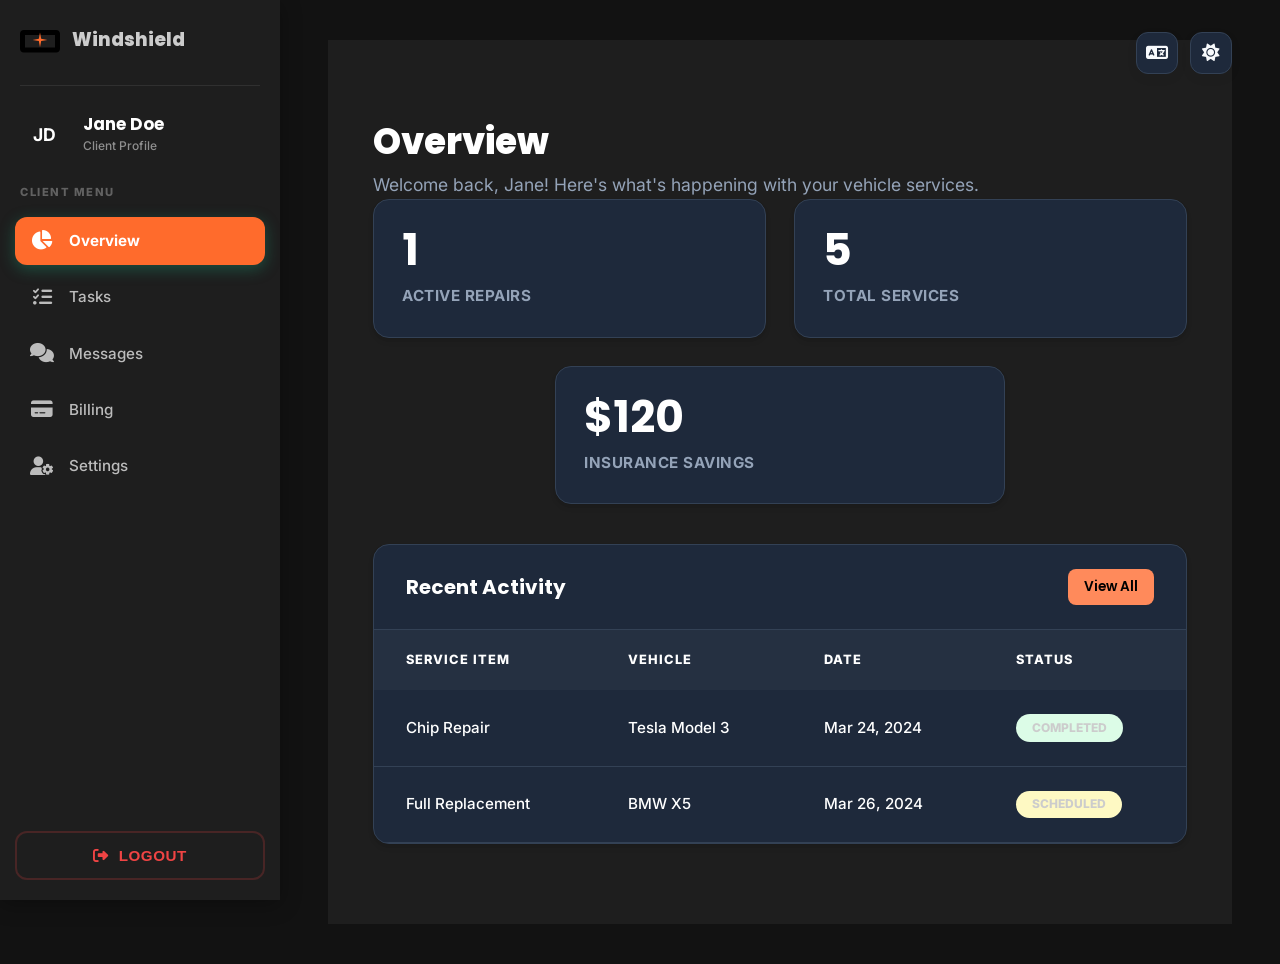
<file: dashboard.html>
<!DOCTYPE html>
<html lang="en">

<head>
    <meta charset="UTF-8">
    <meta name="viewport" content="width=device-width, initial-scale=1.0">
    <title>Client Dashboard | Mobile Windshield Repair</title>
    <link rel="icon" type="image/svg+xml" href="assets/images/logo/logo.svg">
    <link rel="preconnect" href="https://fonts.googleapis.com">
    <link
        href="https://fonts.googleapis.com/css2?family=Poppins:wght@400;600;700;800&family=Inter:wght@400;500;600&display=swap"
        rel="stylesheet">
    <link rel="stylesheet" href="https://cdnjs.cloudflare.com/ajax/libs/font-awesome/6.5.0/css/all.min.css">
    <link rel="stylesheet" href="assets/css/dark-mode.css">
    <link rel="stylesheet" href="assets/css/rtl.css">
    <link rel="stylesheet" href="assets/css/responsive.css">
    <link rel="stylesheet" href="assets/css/style.css">
    <style>
        :root {
            --sidebar-width: 280px;
            --dashboard-bg: #f8fafc;
            --sidebar-bg: #1e293b;
            --sidebar-hover: rgba(255, 255, 255, 0.1);
            --sidebar-active: var(--accent);
            --card-bg: #ffffff;
            --border: #e2e8f0;
            --text-main: #1e293b;
            --text-muted: #64748b;
        }

        body.dark-mode {
            --dashboard-bg: #0f172a;
            --sidebar-bg: #020617;
            --card-bg: #1e293b;
            --border: #334155;
            --text-main: #f8fafc;
            --text-muted: #94a3b8;
        }

        body {
            background-color: var(--dashboard-bg);
            margin: 0;
            display: flex;
            min-height: 100vh;
            overflow-x: hidden;
            font-family: 'Inter', sans-serif;
            color: var(--text-main);
        }

        /* Sidebar Styling */
        /* Sidebar Styling */
        .dashboard-sidebar {
            width: var(--sidebar-width);
            background: var(--sidebar-bg);
            height: 100vh;
            position: fixed;
            left: 0;
            top: 0;
            display: flex;
            flex-direction: column;
            justify-content: space-between;
            color: white;
            transition: transform 0.4s cubic-bezier(0.4, 0, 0.2, 1);
            z-index: 1100;
            overflow-y: auto;
            max-height: 100vh;
            box-shadow: 4px 0 10px rgba(0, 0, 0, 0.1);
            padding: 20px 0;
            box-sizing: border-box;
        }



        .sidebar-content-top {
            display: flex;
            flex-direction: column;
            gap: 25px;
            width: 100%;
        }

        .sidebar-brand {
            padding: 0 20px;
            display: flex;
            align-items: center;
            gap: 12px;
        }

        .sidebar-brand img {
            width: 40px;
            height: 40px;
        }

        .sidebar-brand span {
            font-size: 1.15rem;
            font-weight: 800;
            line-height: 1.2;
            font-family: 'Poppins', sans-serif;
        }

        .sidebar-divider {
            border: 0;
            border-top: 1px solid rgba(255, 255, 255, 0.08);
            margin: 0 20px;
        }

        /* Profile Section */
        .sidebar-profile {
            padding: 0 20px;
            display: flex;
            align-items: center;
            gap: 15px;
        }

        .avatar {
            width: 48px;
            height: 48px;
            background: linear-gradient(135deg, var(--accent), var(--secondary));
            border-radius: 50%;
            display: flex;
            align-items: center;
            justify-content: center;
            font-weight: 700;
            font-size: 1.1rem;
            color: white;
            flex-shrink: 0;
        }

        .profile-info h4 {
            margin: 0;
            font-size: 1.05rem;
            font-weight: 700;
            font-family: 'Poppins', sans-serif;
        }

        .profile-info p {
            margin: 2px 0 0;
            font-size: 0.75rem;
            color: rgba(255, 255, 255, 0.5);
            font-weight: 500;
        }

        /* Menu Section */
        .menu-label {
            padding: 0 20px;
            font-size: 0.7rem;
            text-transform: uppercase;
            letter-spacing: 1.5px;
            color: rgba(255, 255, 255, 0.3);
            font-weight: 800;
            margin-bottom: -10px;
        }

        .sidebar-menu {
            list-style: none;
            padding: 0 15px;
            margin: 0;
            display: flex;
            flex-direction: column;
            gap: 8px;
        }

        .sidebar-menu a {
            display: flex;
            align-items: center;
            gap: 15px;
            padding: 12px 15px;
            border-radius: 12px;
            color: rgba(255, 255, 255, 0.7);
            text-decoration: none;
            transition: all 0.3s ease;
            cursor: pointer;
            font-weight: 500;
            font-size: 0.95rem;
        }

        .sidebar-menu a i {
            font-size: 1.2rem;
            width: 24px;
            text-align: center;
            display: flex;
            align-items: center;
            justify-content: center;
        }

        .sidebar-menu a:hover {
            background: var(--sidebar-hover);
            color: white;
        }

        .sidebar-menu a.active {
            background: var(--accent);
            color: white;
            box-shadow: 0 4px 15px rgba(29, 158, 117, 0.4);
            font-weight: 700;
        }

        /* Remove animations for RTL and Theme toggle on dashboard */
        .sidebar-menu #rtl-toggle:hover,
        .sidebar-menu .theme-toggle:hover {
            transform: none !important;
        }

        /* Bottom Section */
        .sidebar-content-bottom {
            display: flex;
            flex-direction: column;
            gap: 20px;
            padding: 0 15px;
            width: 100%;
            box-sizing: border-box;
        }

        .logout-btn {
            width: 100%;
            padding: 14px;
            background: transparent;
            border: 2px solid rgba(239, 68, 68, 0.2);
            border-radius: 12px;
            color: #ef4444;
            font-weight: 800;
            cursor: pointer;
            transition: all 0.3s ease;
            display: flex;
            align-items: center;
            justify-content: center;
            gap: 10px;
            font-size: 0.95rem;
            text-transform: uppercase;
            letter-spacing: 0.5px;
        }

        .logout-btn:hover {
            background: #ef4444;
            color: white;
            border-color: #ef4444;
            box-shadow: 0 4px 12px rgba(239, 68, 68, 0.3);
        }

        /* Main Content Styling */
        .main-content {
            flex: 1;
            margin-left: var(--sidebar-width);
            padding: 2.5rem 3rem;
            transition: all 0.4s ease;
            max-width: 100%;
            position: relative;
        }

        /* Top Controls Styling */
        .dashboard-top-controls {
            position: absolute;
            top: 2rem;
            right: 3rem;
            display: flex;
            gap: 12px;
            z-index: 100;
        }

        .control-btn {
            width: 42px;
            height: 42px;
            background: var(--card-bg);
            border: 1px solid var(--border);
            border-radius: 12px;
            display: flex;
            align-items: center;
            justify-content: center;
            cursor: pointer;
            color: var(--text-main);
            transition: all 0.3s cubic-bezier(0.4, 0, 0.2, 1);
            text-decoration: none;
            box-shadow: 0 4px 12px rgba(0, 0, 0, 0.05);
        }

        .control-btn:hover {
            background: var(--accent);
            color: white;
            border-color: var(--accent);
            transform: translateY(-2px);
            box-shadow: 0 6px 15px rgba(29, 158, 117, 0.3);
        }

        .control-btn i {
            font-size: 1.1rem;
        }



        .dashboard-header-mobile {
            display: none;
            justify-content: space-between;
            align-items: center;
            padding: 0.85rem 1.5rem;
            background: var(--sidebar-bg);
            color: white;
            position: fixed;
            top: 0;
            left: 0;
            width: 100%;
            z-index: 1050;
            box-shadow: 0 2px 10px rgba(0, 0, 0, 0.2);
        }

        .hamburger {
            background: none;
            border: none;
            color: white;
            font-size: 1.4rem;
            cursor: pointer;
            padding: 0.5rem;
        }

        /* Sections Visibility */
        .content-section {
            display: none;
        }

        .content-section.active {
            display: block;
            animation: slideIn 0.4s cubic-bezier(0.4, 0, 0.2, 1);
        }

        @keyframes slideIn {
            from {
                opacity: 0;
                transform: translateY(20px);
            }

            to {
                opacity: 1;
                transform: translateY(0);
            }
        }

        /* Responsive */
        @media (max-width: 1024px) {
            .dashboard-sidebar {
                transform: translateX(-100%);
            }

            [dir="rtl"] .dashboard-sidebar {
                transform: translateX(100%);
                left: auto;
                right: 0;
            }

            .dashboard-sidebar.active {
                transform: translateX(0) !important;
            }

            .main-content {
                margin-left: 0;
                padding: 6rem 1.5rem 2rem;
            }

            .dashboard-top-controls {
                top: 1.25rem;
                right: 1.5rem;
                position: fixed;
                z-index: 1060;
            }

            [dir="rtl"] .main-content {
                margin-left: 0;
                margin-right: 0;
            }
        }

        /* Desktop RTL Mirroring */
        @media (min-width: 1025px) {
            [dir="rtl"] .dashboard-sidebar {
                left: auto;
                right: 0;
                box-shadow: -4px 0 10px rgba(0, 0, 0, 0.1);
            }

            [dir="rtl"] .main-content {
                margin-left: 0;
                margin-right: var(--sidebar-width);
            }
        }

        /* General RTL Alignment Overrides */
        [dir="rtl"] {
            text-align: right;
        }

        [dir="rtl"] .table-header,
        [dir="rtl"] th,
        [dir="rtl"] td {
            text-align: right;
        }

        [dir="rtl"] .form-actions {
            justify-content: flex-start;
        }

        [dir="rtl"] .sidebar-menu a i {
            margin-left: 0;
        }

        [dir="rtl"] .logout-btn i {
            transform: scaleX(-1);
        }

        [dir="rtl"] .section-header h2 {
            text-align: right;
        }

        @media (max-width: 1024px) {
            [dir="rtl"] .dashboard-header-mobile {
                left: auto;
                right: 15px;
            }
            [dir="rtl"] .dashboard-top-controls {
                right: auto;
                left: 1.5rem;
            }
        }

        /* Mobile header: Floating hamburger only for mobile and tablet, hidden on laptop */
        @media (max-width: 1024px) {
            .dashboard-header-mobile {
                display: flex !important;
                position: fixed;
                top: 15px;
                left: 15px;
                width: auto;
                height: auto;
                padding: 0;
                background: transparent !important;
                box-shadow: none !important;
                z-index: 1050;
            }

            .dashboard-header-mobile .sidebar-brand,
            .dashboard-header-mobile .rtl-btn,
            .dashboard-header-mobile .theme-toggle,
            .dashboard-header-mobile #rtl-toggle,
            .dashboard-header-mobile .right-controls {
                display: none !important;
            }

            .dashboard-header-mobile .hamburger {
                background: var(--sidebar-bg) !important;
                color: white !important;
                width: 45px;
                height: 45px;
                border-radius: 12px;
                display: flex;
                align-items: center;
                justify-content: center;
                box-shadow: 0 4px 12px rgba(0, 0, 0, 0.2);
                margin: 0 !important;
            }

            @media (min-width: 768px) and (max-width: 1024px) {
                .dashboard-sidebar {
                    width: 300px !important;
                    min-width: 300px !important;
                    max-width: 300px !important;
                    align-items: center !important;
                    text-align: center !important;
                    padding-top: 5rem !important;
                }

                .sidebar-menu {
                    gap: 1.5rem !important;
                    /* Increased spacing between tabs */
                }

                .sidebar-menu a {
                    font-size: 1.4rem !important;
                    padding: 15px 25px !important;
                    justify-content: center !important;
                }

                .sidebar-brand span {
                    font-size: 1.6rem !important;
                }
            }

            .sidebar-brand {
                justify-content: center !important;
                width: 100%;
            }

            .sidebar-profile {
                flex-direction: column !important;
                text-align: center !important;
                width: 100%;
            }

            .sidebar-menu {
                width: 100%;
                padding: 0;
            }

            .sidebar-menu a {
                display: flex !important;
                flex-direction: row !important;
                justify-content: flex-start !important;
                align-items: center !important;
                gap: 15px !important;
                width: 220px !important;
                margin: 0 auto !important;
                padding: 12px 0 !important;
                font-size: 1.2rem !important;
                border-radius: 12px !important;
            }

            .sidebar-menu a i {
                width: 30px !important;
                text-align: center !important;
                font-size: 1.3rem !important;
                margin: 0 !important;
            }

            .logout-btn {
                width: 220px !important;
                margin: 0 auto !important;
                padding: 12px !important;
                display: flex !important;
                justify-content: center !important;
                gap: 10px !important;
            }

            .profile-info h4 {
                font-size: 1.2rem !important;
            }

            .sidebar-content-bottom {
                padding: 0 15px !important;
                margin-top: 3rem !important; /* Visual gap between menu and logout */
                width: 100%;
                padding-bottom: 2rem !important; /* Bottom spacing */
            }
        }

        @media (min-width: 1025px) {
            .dashboard-header-mobile {
                display: none !important;
            }
        }

        /* Center the third card on tablet viewports where it orphans */
        @media (min-width: 768px) {
            .stat-card:nth-child(3) {
                grid-column: span 2;
                justify-self: center;
                width: 100%;
                max-width: 450px;
            }
        }
        }

        /* Content UI Components */
        .section-header {
            margin-bottom: 2.5rem;
        }

        .section-header h2 {
            font-size: 2.25rem;
            font-weight: 800;
            color: var(--primary);
            margin: 0;
            font-family: 'Poppins', sans-serif;
        }

        .section-header p {
            color: var(--text-muted);
            margin-top: 0.5rem;
            font-size: 1.1rem;
        }

        .stats-grid {
            display: grid;
            grid-template-columns: repeat(auto-fit, minmax(260px, 1fr));
            gap: 1.75rem;
            margin-bottom: 2.5rem;
        }

        .stat-card {
            background: var(--card-bg);
            padding: 1.75rem;
            border-radius: 16px;
            box-shadow: var(--shadow);
            border: 1px solid var(--border);
            transition: transform 0.3s;
        }

        .stat-card:hover {
            transform: translateY(-5px);
        }

        .stat-card h3 {
            font-size: 2.75rem;
            color: var(--accent);
            margin: 0;
            font-family: 'Poppins', sans-serif;
            line-height: 1;
        }

        .stat-card p {
            color: var(--text-muted);
            font-weight: 700;
            margin: 0.75rem 0 0;
            font-size: 0.95rem;
            text-transform: uppercase;
            letter-spacing: 0.5px;
        }

        .data-table-wrapper {
            background: var(--card-bg);
            border-radius: 16px;
            overflow: hidden;
            box-shadow: var(--shadow);
            border: 1px solid var(--border);
        }

        .table-header {
            padding: 1.5rem 2rem;
            border-bottom: 1px solid var(--border);
            display: flex;
            justify-content: space-between;
            align-items: center;
        }

        .table-header h4 {
            margin: 0;
            font-size: 1.25rem;
            font-family: 'Poppins', sans-serif;
        }

        .table-responsive {
            overflow-x: auto;
        }

        table {
            width: 100%;
            border-collapse: collapse;
            min-width: 600px;
        }

        th {
            background: rgba(0, 0, 0, 0.02);
            padding: 1.25rem 2rem;
            text-align: left;
            font-size: 0.8rem;
            text-transform: uppercase;
            color: var(--text-muted);
            font-weight: 800;
            letter-spacing: 1px;
        }

        td {
            padding: 1.5rem 2rem;
            border-bottom: 1px solid var(--border);
            font-size: 0.95rem;
            font-weight: 500;
            vertical-align: middle;
        }

        body.dark-mode th {
            background: rgba(255, 255, 255, 0.03);
            color: white;
        }

        .badge {
            padding: 0.4rem 1rem;
            border-radius: 30px;
            font-size: 0.75rem;
            font-weight: 800;
            text-transform: uppercase;
            display: inline-block;
            white-space: nowrap;
            line-height: 1.2;
        }

        .badge-success {
            background: #dcfce7;
            color: #15803d;
        }

        .badge-warning {
            background: #fef9c3;
            color: #a16207;
        }

        /* Overlay */
        .sidebar-overlay {
            position: fixed;
            top: 0;
            right: 0;
            bottom: 0;
            left: 0;
            background: rgba(0, 0, 0, 0.5);
            z-index: 1050;
            display: none;
            opacity: 0;
            transition: opacity 0.3s ease;
        }

        .sidebar-overlay.active {
            display: block;
            opacity: 1;
        }

        /* Buttons & Forms */
        .btn-sm {
            padding: 0.5rem 1rem;
            font-size: 0.85rem;
        }

        .form-card {
            max-width: 700px;
            background: var(--card-bg);
            padding: 2.5rem;
            border-radius: 20px;
            box-shadow: var(--shadow);
            border: 1px solid var(--border);
        }

        .form-group {
            margin-bottom: 1.75rem;
        }

        .form-group label {
            display: block;
            margin-bottom: 0.75rem;
            font-weight: 700;
            color: var(--text-main);
            font-size: 0.9rem;
        }

        .form-group input {
            width: 100%;
            padding: 0.9rem 1.25rem;
            border: 1px solid var(--border);
            border-radius: 12px;
            background: var(--dashboard-bg);
            color: var(--text-main);
            font-family: 'Inter', sans-serif;
            transition: all 0.3s;
        }

        .form-row {
            display: grid;
            grid-template-columns: 1fr 1fr;
            gap: 1.5rem;
        }

        .form-actions {
            display: flex;
            justify-content: flex-end;
            gap: 1rem;
            margin-top: 1rem;
        }

        @media (max-width: 576px) {
            .form-row {
                grid-template-columns: 1fr;
                gap: 0;
            }

            .form-actions {
                flex-direction: column;
            }

            .form-actions .btn {
                width: 100%;
            }
        }
    </style>
</head>

<body>

    <div class="sidebar-overlay" id="overlay"></div>

    <!-- Mobile Header -->
    <header class="dashboard-header-mobile">
        <button class="hamburger" id="hamburger-btn">
            <i class="fas fa-bars"></i>
        </button>
        <a href="index.html" class="sidebar-brand"
            style="border: none; padding: 0; text-decoration: none; color: inherit; display: flex; align-items: center;">
            <img src="assets/images/logo/logo.svg" alt="Logo" width="30" height="30">
            <span style="font-size: 1.1rem;">Windshield</span>
        </a>
    </header>

    <!-- Sidebar -->
    <aside class="dashboard-sidebar" id="sidebar">

        <div class="sidebar-content-top">
            <a href="index.html" class="sidebar-brand" style="text-decoration: none; color: inherit;">
                <img src="assets/images/logo/logo.svg" alt="Logo" width="40" height="40">
                <span>Windshield</span>
            </a>

            <hr class="sidebar-divider">

            <div class="sidebar-profile">
                <div class="avatar">JD</div>
                <div class="profile-info">
                    <h4>Jane Doe</h4>
                    <p>Client Profile</p>
                </div>
            </div>

            <div class="menu-label">Client Menu</div>
            <ul class="sidebar-menu">
                <li><a class="active" onclick="switchTab('overview', this)"><i class="fas fa-chart-pie"></i>
                        Overview</a></li>
                <li><a onclick="switchTab('tasks', this)"><i class="fas fa-tasks"></i> Tasks</a></li>
                <li><a onclick="switchTab('messages', this)"><i class="fas fa-comments"></i> Messages</a></li>
                <li><a onclick="switchTab('billing', this)"><i class="fas fa-credit-card"></i> Billing</a></li>
                <li><a onclick="switchTab('settings', this)"><i class="fas fa-user-cog"></i> Settings</a></li>
            </ul>
        </div>

        <div class="sidebar-content-bottom">
            <button class="logout-btn" onclick="window.location.href='index.html'">
                <i class="fas fa-sign-out-alt"></i> Logout
            </button>
        </div>
    </aside>

    <!-- Main Content -->
    <main class="main-content">

        <div class="dashboard-top-controls">
            <a id="rtl-toggle" class="control-btn" title="Toggle RTL">
                <i class="fas fa-language"></i>
                <span class="sr-only" style="display: none;">RTL</span>
            </a>
            <a class="theme-toggle control-btn" title="Toggle Theme">
                <i class="fas fa-moon"></i>
                <span class="sr-only" style="display: none;">Dark Mode</span>
            </a>
        </div>

        <!-- Overview Section -->
        <section id="overview" class="content-section active">
            <div class="section-header">
                <h2>Overview</h2>
                <p>Welcome back, Jane! Here's what's happening with your vehicle services.</p>
            </div>

            <div class="stats-grid">
                <div class="stat-card">
                    <h3>1</h3>
                    <p>Active Repairs</p>
                </div>
                <div class="stat-card">
                    <h3>5</h3>
                    <p>Total Services</p>
                </div>
                <div class="stat-card">
                    <h3>$120</h3>
                    <p>Insurance Savings</p>
                </div>
            </div>

            <div class="data-table-wrapper">
                <div class="table-header">
                    <h4>Recent Activity</h4>
                    <button class="btn btn-sm"
                        onclick="switchTab('tasks', document.querySelector('.sidebar-menu li:nth-child(2) a'))">View
                        All</button>
                </div>
                <div class="table-responsive">
                    <table>
                        <thead>
                            <tr>
                                <th>Service Item</th>
                                <th>Vehicle</th>
                                <th>Date</th>
                                <th>Status</th>
                            </tr>
                        </thead>
                        <tbody>
                            <tr>
                                <td>Chip Repair</td>
                                <td>Tesla Model 3</td>
                                <td>Mar 24, 2024</td>
                                <td><span class="badge badge-success">Completed</span></td>
                            </tr>
                            <tr>
                                <td>Full Replacement</td>
                                <td>BMW X5</td>
                                <td>Mar 26, 2024</td>
                                <td><span class="badge badge-warning">Scheduled</span></td>
                            </tr>
                        </tbody>
                    </table>
                </div>
            </div>
        </section>

        <!-- Tasks Section -->
        <section id="tasks" class="content-section">
            <div class="section-header">
                <h2>Active Tasks</h2>
                <p>Track the live progress of our technicians working on your car.</p>
            </div>
            <div class="data-table-wrapper">
                <div class="table-responsive">
                    <table>
                        <thead>
                            <tr>
                                <th>Technician</th>
                                <th>Repair Type</th>
                                <th>Live Progress</th>
                                <th>Action</th>
                            </tr>
                        </thead>
                        <tbody>
                            <tr>
                                <td style="display: flex; align-items: center; gap: 0.75rem;">
                                    <div
                                        style="width: 32px; height: 32px; background: #ddd; border-radius: 50%; display: flex; align-items: center; justify-content: center; font-size: 0.7rem; font-weight: 800;">
                                        RF</div>
                                    Robert Fox
                                </td>
                                <td>Front Windshield Chip</td>
                                <td style="width: 250px;">
                                    <div style="display: flex; align-items: center; gap: 1rem;">
                                        <div
                                            style="flex: 1; height: 8px; background: var(--dashboard-bg); border-radius: 4px; overflow: hidden;">
                                            <div style="width: 80%; height: 100%; background: var(--accent);"></div>
                                        </div>
                                        <span
                                            style="font-weight: 800; font-size: 0.85rem; color: var(--accent);">80%</span>
                                    </div>
                                </td>
                                <td><a href="#" class="btn btn-sm" style="background: var(--primary);">Contact Tech</a>
                                </td>
                            </tr>
                        </tbody>
                    </table>
                </div>
            </div>
        </section>

        <!-- Messages Section -->
        <section id="messages" class="content-section">
            <div class="section-header">
                <h2>Messages</h2>
                <p>Direct support and technician chat portal.</p>
            </div>
            <div
                style="background: var(--card-bg); border-radius: 20px; padding: 4rem 2rem; text-align: center; border: 1px solid var(--border);">
                <div
                    style="width: 80px; height: 80px; background: var(--dashboard-bg); border-radius: 50%; display: flex; align-items: center; justify-content: center; margin: 0 auto 1.5rem;">
                    <i class="fas fa-comments-alt" style="font-size: 2rem; color: var(--accent);"></i>
                </div>
                <h3>All quiet here!</h3>
                <p style="color: var(--text-muted); max-width: 400px; margin: 0 auto 2rem;">When your technician starts
                    their journey or sends a photo of the repair, it will appear here.</p>
                <button class="btn">New Message to Support</button>
            </div>
        </section>

        <!-- Billing Section -->
        <section id="billing" class="content-section">
            <div class="section-header">
                <h2>Billing & Payments</h2>
                <p>View your transaction history and outstanding insurance claims.</p>
            </div>
            <div class="data-table-wrapper">
                <div class="table-responsive">
                    <table>
                        <thead>
                            <tr>
                                <th>Invoice ID</th>
                                <th>Description</th>
                                <th>Method</th>
                                <th>Amount</th>
                                <th>Status</th>
                            </tr>
                        </thead>
                        <tbody>
                            <tr>
                                <td style="font-weight: 800;">#INV-9902</td>
                                <td>Windshield Mobile Chip Repair</td>
                                <td>Visa ending in 4242</td>
                                <td style="font-weight: 700;">$49.00</td>
                                <td><span class="badge badge-success">Paid</span></td>
                            </tr>
                            <tr>
                                <td style="font-weight: 800;">#CLM-1108</td>
                                <td>BMW X5 Full Replacement</td>
                                <td>Direct Insurance Billing</td>
                                <td style="font-weight: 700;">$0.00</td>
                                <td><span class="badge badge-warning">Pending Claim</span></td>
                            </tr>
                        </tbody>
                    </table>
                </div>
            </div>
        </section>

        <!-- Settings Section -->
        <section id="settings" class="content-section">
            <div class="section-header">
                <h2>Account Settings</h2>
                <p>Personalize your experience and update your security info.</p>
            </div>
            <div class="form-card">
                <form onsubmit="return false;">
                    <div class="form-row">
                        <div class="form-group">
                            <label>Full Name</label>
                            <input type="text" value="Jane Doe">
                        </div>
                        <div class="form-group">
                            <label>Phone Number</label>
                            <input type="tel" value="+1 (555) 000-1234">
                        </div>
                    </div>
                    <div class="form-group">
                        <label>Email Address</label>
                        <input type="email" value="jane.doe@example.com">
                    </div>
                    <div class="form-group">
                        <label>Default Car Model</label>
                        <input type="text" value="Tesla Model 3 (2023)">
                    </div>
                    <div class="form-actions">
                        <button type="button" class="btn"
                            style="background: var(--dark-surface); color: white;">Cancel</button>
                        <button type="submit" class="btn">Save Profile</button>
                    </div>
                </form>
            </div>
        </section>

    </main>

    <button id="scroll-up" class="scroll-up-btn" aria-label="Scroll to top">
        <i class="fas fa-arrow-up"></i>
    </button>

    <script src="assets/js/main.js"></script>
    <script>
        // Use FontAwesome icons that exist (V6)
        // Some icons like fa-grid-2 might need Pro, changing to standard ones
        document.addEventListener('DOMContentLoaded', () => {
            // Tab Switcher Logic
            window.switchTab = function (tabId, element) {
                // Ensure element exists
                if (!element) return;

                // Remove active class from all sections
                document.querySelectorAll('.content-section').forEach(section => {
                    section.classList.remove('active');
                });
                // Remove active class from all menu items
                document.querySelectorAll('.sidebar-menu a').forEach(link => {
                    link.classList.remove('active');
                });

                // Show target section
                const target = document.getElementById(tabId);
                if (target) target.classList.add('active');

                // Add active class to clicked element
                element.classList.add('active');

                // Close sidebar on mobile after selection
                if (window.innerWidth <= 1024) {
                    closeSidebar();
                }

                // Scroll to top of content
                window.scrollTo({ top: 0, behavior: 'smooth' });
            };

            // Sidebar Toggle Logic
            const hamburgerBtn = document.getElementById('hamburger-btn');
            const sidebar = document.getElementById('sidebar');
            const overlay = document.getElementById('overlay');

            if (hamburgerBtn) hamburgerBtn.addEventListener('click', openSidebar);
            if (overlay) overlay.addEventListener('click', closeSidebar);

            function openSidebar() {
                sidebar.classList.add('active');
                overlay.classList.add('active');
                document.body.style.overflow = 'hidden';
            }

            function closeSidebar() {
                sidebar.classList.remove('active');
                overlay.classList.remove('active');
                document.body.style.overflow = '';
            }
        });
    </script>
</body>

</html>
</file>
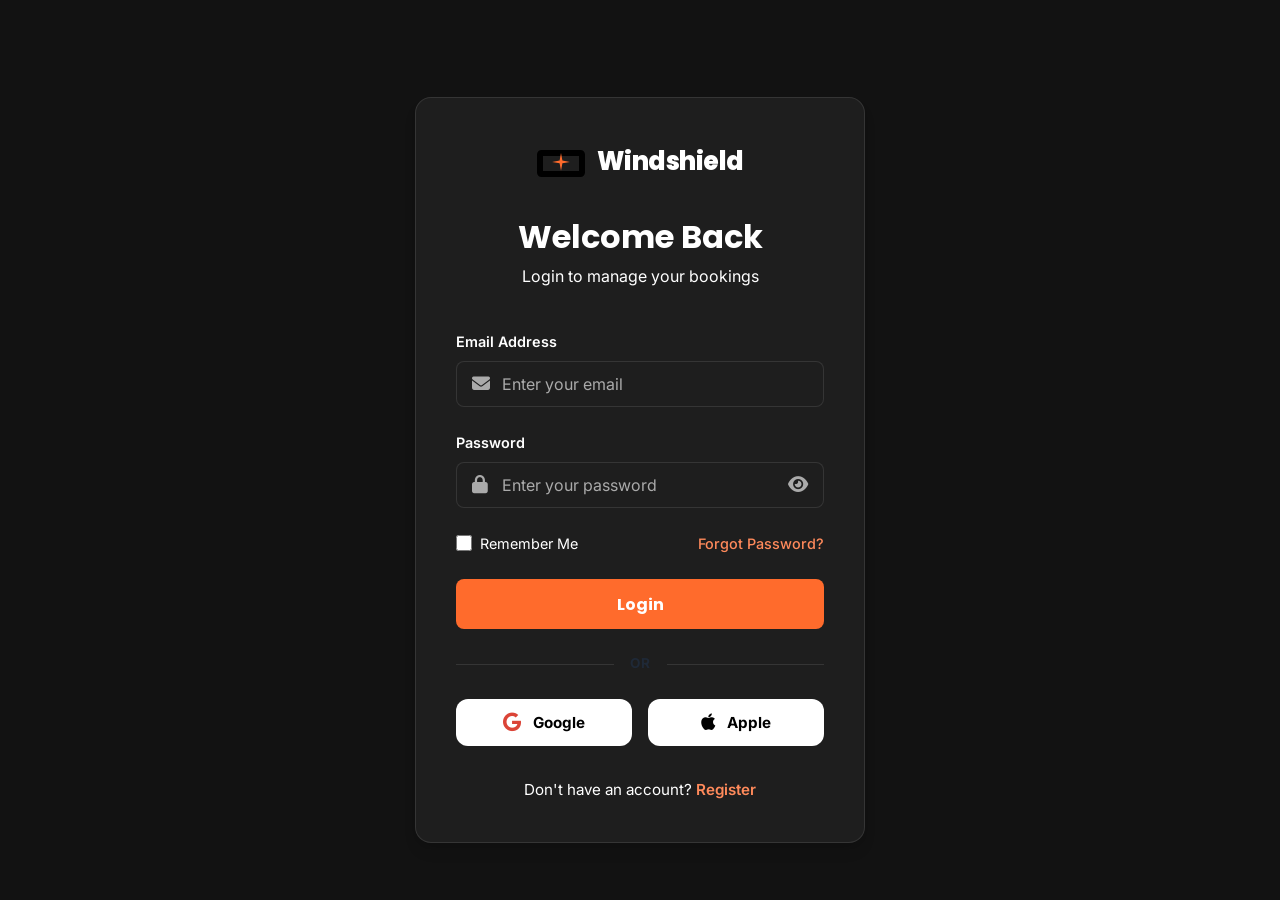
<file: login.html>
<!DOCTYPE html>
<html lang="en">

<head>
    <meta charset="UTF-8">
    <meta name="viewport" content="width=device-width, initial-scale=1.0">
    <title>Login | Mobile Windshield Repair</title>
    <link rel="icon" type="image/svg+xml" href="assets/images/logo/logo.svg">

    <!-- CDN Links -->
    <link rel="preconnect" href="https://fonts.googleapis.com">
    <link
        href="https://fonts.googleapis.com/css2?family=Poppins:wght@400;600;700;800&family=Inter:wght@400;500;600&display=swap"
        rel="stylesheet">
    <link rel="stylesheet" href="https://cdnjs.cloudflare.com/ajax/libs/font-awesome/6.5.0/css/all.min.css">

    <!-- Custom CSS -->
    <link rel="stylesheet" href="assets/css/style.css">
    <link rel="stylesheet" href="assets/css/dark-mode.css">
    <link rel="stylesheet" href="assets/css/responsive.css">
    <link rel="stylesheet" href="assets/css/login.css">
</head>

<body>



    <main class="auth-page">
        <div class="auth-container">
            <div class="auth-header">
                <a href="index.html" class="auth-logo">
                    <img src="assets/images/logo/logo.svg" alt="Mobile Windshield Repair Logo" width="48" height="48">
                    <span>Windshield</span>
                </a>
                <h2>Welcome Back</h2>
                <p>Login to manage your bookings</p>
            </div>

            <form id="loginForm" class="auth-form" novalidate>
                <div class="form-group">
                    <label for="email">Email Address</label>
                    <div class="input-wrapper">
                        <i class="fas fa-envelope"></i>
                        <input type="email" id="email" placeholder="Enter your email" required>
                    </div>
                </div>

                <div class="form-group">
                    <label for="password">Password</label>
                    <div class="input-wrapper">
                        <i class="fas fa-lock"></i>
                        <input type="password" id="password" placeholder="Enter your password" required>
                        <i class="fas fa-eye toggle-password" id="togglePassword"></i>
                    </div>
                </div>

                <div class="form-options">
                    <div class="checkbox-group">
                        <input type="checkbox" id="remember">
                        <label for="remember">Remember Me</label>
                    </div>
                    <a href="#" class="forgot-link">Forgot Password?</a>
                </div>

                <button type="submit" class="auth-btn">Login</button>

                <div class="social-login">
                    <div class="divider">
                        <span>OR</span>
                    </div>
                    <div class="social-btns">
                        <button type="button" class="social-btn google">
                            <i class="fab fa-google"></i>
                            <span>Google</span>
                        </button>
                        <button type="button" class="social-btn apple">
                            <i class="fab fa-apple"></i>
                            <span>Apple</span>
                        </button>
                    </div>
                </div>
            </form>

            <div class="auth-footer">
                <p>Don't have an account? <a href="register.html">Register</a></p>
            </div>
        </div>
    </main>

    <!-- Scripts -->
    <button id="scroll-up" class="scroll-up-btn" aria-label="Scroll to top">
        <i class="fas fa-arrow-up"></i>
    </button>

    <script src="assets/js/main.js"></script>
    <script src="assets/js/auth.js"></script>
</body>

</html>
</file>
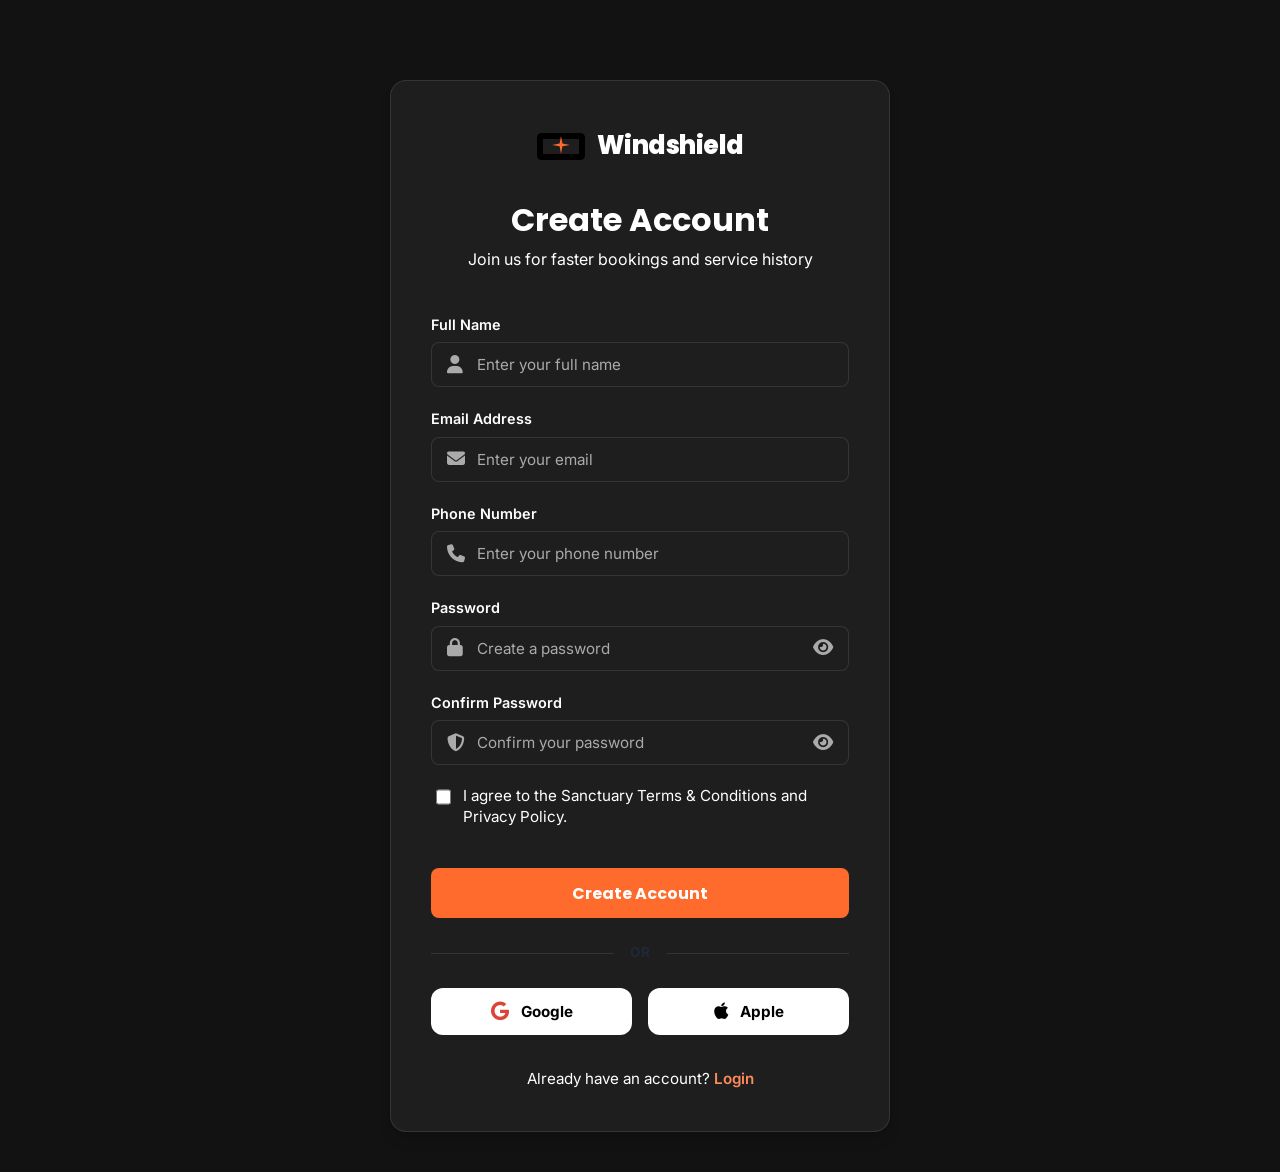
<file: register.html>
<!DOCTYPE html>
<html lang="en">

<head>
    <meta charset="UTF-8">
    <meta name="viewport" content="width=device-width, initial-scale=1.0">
    <title>Register | Mobile Windshield Repair</title>
    <link rel="icon" type="image/svg+xml" href="assets/images/logo/logo.svg">

    <!-- CDN Links -->
    <link rel="preconnect" href="https://fonts.googleapis.com">
    <link
        href="https://fonts.googleapis.com/css2?family=Poppins:wght@400;600;700;800&family=Inter:wght@400;500;600&display=swap"
        rel="stylesheet">
    <link rel="stylesheet" href="https://cdnjs.cloudflare.com/ajax/libs/font-awesome/6.5.0/css/all.min.css">

    <!-- Custom CSS -->
    <link rel="stylesheet" href="assets/css/style.css">
    <link rel="stylesheet" href="assets/css/dark-mode.css">
    <link rel="stylesheet" href="assets/css/responsive.css">
    <link rel="stylesheet" href="assets/css/register.css">
</head>

<body>



    <main class="auth-page">
        <div class="auth-container">
            <div class="auth-header">
                <a href="index.html" class="auth-logo">
                    <img src="assets/images/logo/logo.svg" alt="Mobile Windshield Repair Logo" width="48" height="48">
                    <span>Windshield</span>
                </a>
                <h2>Create Account</h2>
                <p>Join us for faster bookings and service history</p>
            </div>

            <form id="registerForm" class="auth-form" novalidate>
                <div class="form-group">
                    <label for="name">Full Name</label>
                    <div class="input-wrapper">
                        <i class="fas fa-user"></i>
                        <input type="text" id="name" placeholder="Enter your full name" required>
                    </div>
                </div>

                <div class="form-group">
                    <label for="email">Email Address</label>
                    <div class="input-wrapper">
                        <i class="fas fa-envelope"></i>
                        <input type="email" id="email" placeholder="Enter your email" required>
                    </div>
                </div>

                <div class="form-group">
                    <label for="phone">Phone Number</label>
                    <div class="input-wrapper">
                        <i class="fas fa-phone"></i>
                        <input type="tel" id="phone" placeholder="Enter your phone number" required>
                    </div>
                </div>

                <div class="form-group">
                    <label for="password">Password</label>
                    <div class="input-wrapper">
                        <i class="fas fa-lock"></i>
                        <input type="password" id="password" placeholder="Create a password" required>
                        <i class="fas fa-eye toggle-password" id="togglePassword"></i>
                    </div>
                </div>

                <div class="form-group">
                    <label for="confirmPassword">Confirm Password</label>
                    <div class="input-wrapper">
                        <i class="fas fa-shield-alt"></i>
                        <input type="password" id="confirmPassword" placeholder="Confirm your password" required>
                        <i class="fas fa-eye toggle-password" id="toggleConfirmPassword"></i>
                    </div>
                </div>

                <div class="checkbox-group">
                    <input type="checkbox" id="terms" required>
                    <label for="terms">I agree to the Sanctuary Terms & Conditions and Privacy Policy.</label>
                </div>

                <button type="submit" class="auth-btn">Create Account</button>

                <div class="social-login">
                    <div class="divider">
                        <span>OR</span>
                    </div>
                    <div class="social-btns">
                        <button type="button" class="social-btn google">
                            <i class="fab fa-google"></i>
                            <span>Google</span>
                        </button>
                        <button type="button" class="social-btn apple">
                            <i class="fab fa-apple"></i>
                            <span>Apple</span>
                        </button>
                    </div>
                </div>
            </form>

            <div class="auth-footer">
                <p>Already have an account? <a href="login.html">Login</a></p>
            </div>
        </div>
    </main>

    <!-- Scripts -->
    <button id="scroll-up" class="scroll-up-btn" aria-label="Scroll to top">
        <i class="fas fa-arrow-up"></i>
    </button>

    <script src="assets/js/main.js"></script>
    <script src="assets/js/auth.js"></script>
</body>

</html>
</file>
<file: assets/css/dark-mode.css>
/* Global Dark Mode Variables Override */
body.dark-mode {
  --dark-bg: #121212;
  --dark-surface: #1E1E1E;
  --navbar-footer-bg: #181818;
  --text-primary: #FFFFFF;
  --text-secondary: #CCCCCC;
  --text-muted: #AAAAAA;
  --border-subtle: rgba(255, 255, 255, 0.1);
  --accent-bright: #FF8A5B; /* Brighter accent for dark mode */
  --card-bg: #1E1E1E;
  --border: rgba(255, 255, 255, 0.1);
}

/* Base Body Styles */
body.dark-mode {
  background-color: var(--dark-bg);
  color: var(--text-primary);
}

/* Global Typography */
.dark-mode h1, 
.dark-mode h2, 
.dark-mode h3, 
.dark-mode h4, 
.dark-mode h5, 
.dark-mode h6 {
  color: var(--text-primary) !important;
}

.dark-mode p,
.dark-mode span,
.dark-mode li {
  color: var(--text-secondary);
}

.dark-mode .text-muted,
.dark-mode .copyright-bar {
  color: var(--text-muted) !important;
}

/* Navbar & Footer */
.dark-mode .navbar,
.dark-mode .navbar.scrolled,
.dark-mode footer {
  background-color: var(--navbar-footer-bg) !important;
}

.dark-mode .nav-links a {
  color: var(--text-primary);
}

.dark-mode .nav-links a:hover,
.dark-mode .nav-links a.active {
  color: var(--accent-bright);
}

/* Hero Section */
.dark-mode .hero-overlay {
  background: rgba(0, 0, 0, 0.75);
}

.dark-mode .hero p {
  color: var(--text-secondary);
}

/* Cards & Sections */
.dark-mode section {
  background-color: var(--dark-bg);
}

.dark-mode section:nth-child(even),
.dark-mode .faq-premium-section,
.dark-mode .expectations,
.dark-mode .faq-premium-section.alt-bg {
  background-color: var(--dark-surface) !important;
}

.dark-mode .card,
.dark-mode .dashboard-sidebar,
.dark-mode .faq-premium-item {
  background-color: var(--dark-surface) !important;
  border-color: var(--border-subtle) !important;
  box-shadow: 0 4px 20px rgba(0, 0, 0, 0.3) !important;
}

.dark-mode .card-text {
  color: var(--text-secondary) !important;
}

/* Form Elements */
.dark-mode input,
.dark-mode textarea,
.dark-mode select {
  background-color: var(--dark-surface) !important;
  color: var(--text-primary) !important;
  border: 1px solid var(--border-subtle) !important;
}

.dark-mode input::placeholder,
.dark-mode textarea::placeholder {
  color: var(--text-muted) !important;
  opacity: 1;
}

.dark-mode label {
  color: var(--text-primary) !important;
}

/* Buttons & Links */
.dark-mode .btn:not(.btn-outline) {
  background-color: var(--accent-bright);
  color: #000000; /* High contrast black text for bright buttons */
}

.dark-mode .btn:not(.btn-outline):hover {
  background-color: var(--white);
  color: var(--dark-bg);
}

.dark-mode .btn-outline {
  border-color: var(--text-primary);
  color: var(--text-primary);
}

.dark-mode .btn-outline:hover {
  background-color: var(--text-primary);
  color: var(--dark-bg);
}

.dark-mode .nav-btn.login-btn {
  border-color: var(--accent-bright);
  color: var(--accent-bright) !important;
}

.dark-mode .nav-btn.login-btn:hover {
  background-color: var(--accent-bright);
  color: #000000 !important;
}

/* FAQ Component Specifics */
.dark-mode .faq-premium-header h4 {
  color: var(--text-primary) !important;
}

.dark-mode .faq-premium-content {
  color: var(--text-secondary) !important;
}

.dark-mode .faq-toggle-icon {
  background-color: var(--dark-bg);
  color: var(--accent-bright);
}

.dark-mode .faq-premium-item.active .faq-toggle-icon {
  background-color: var(--accent-bright);
  color: #000000;
}

/* Specific Overrides for Authentication Pages (Login & Register) */
.dark-mode .auth-page {
  background-color: var(--dark-bg) !important;
}

.dark-mode .auth-container {
  background-color: var(--dark-surface) !important;
  border: 1px solid var(--border-subtle) !important;
}

.dark-mode .auth-header h2,
.dark-mode .auth-header p,
.dark-mode .form-group label,
.dark-mode .auth-footer,
.dark-mode .auth-footer p {
  color: var(--text-primary) !important;
}

.dark-mode .input-wrapper i:not(.toggle-password) {
  color: var(--text-muted) !important;
}

.dark-mode .input-wrapper input:focus + i:not(.toggle-password) {
  color: var(--accent-bright) !important;
}

.dark-mode .forgot-link {
  color: var(--accent-bright) !important;
}

.dark-mode .auth-footer a {
  color: var(--accent-bright) !important;
}

/* Social Login & Logo Overrides for Dark Mode */
.dark-mode .auth-logo span {
  color: #FFFFFF !important;
}

.dark-mode .social-btn span {
  color: #000000 !important;
}

.dark-mode .social-btn:hover span {
  color: #000000 !important;
}

/* RTL Toggle specifically for dark mode */
.dark-mode .rtl-btn {
  color: var(--accent-bright);
  border-color: var(--accent-bright);
}

.dark-mode .rtl-btn:hover {
  background-color: var(--accent-bright);
  color: #000000;
}
</file>
<file: assets/css/rtl.css>
/* 
    RTL Stylesheet - Mobile Windshield Repair 
    Mirrors the UI for Right-to-Left languages.
*/

[dir="rtl"] {
  text-align: right;
  direction: rtl;
}

/* Nav Mirroring */
[dir="rtl"] .nav-links {
  margin-left: unset;
  margin-right: auto;
}

[dir="rtl"] .right-controls {
  margin-left: 0;
  margin-right: 20px;
}

[dir="rtl"] .nav-brand {
    flex-direction: row-reverse;
}

/* Hero Section Mirroring */
[dir="rtl"] .hero-content {
  text-align: right;
}

/* Statistics and Stats Sections */
[dir="rtl"] .section.stats {
  direction: rtl;
  text-align: center;
}

/* Section Title Centers */
[dir="rtl"] .section-title {
  text-align: center;
}

/* Story/Overview Grid Alignment */
[dir="rtl"] .story-grid {
  direction: rtl;
}

/* Footer Section Mirroring */
[dir="rtl"] footer {
  text-align: right;
}

[dir="rtl"] .footer-links {
  padding: 0;
}

[dir="rtl"] .social-links {
  justify-content: flex-end;
}

/* Logical Padding and Margins Override (where shorthand is used) */
[dir="rtl"] .btn {
  /* No specific flip needed if centered, but if aligned: */
}

/* Specific Grid and Flex layouts that use left/right bias */
[dir="rtl"] .nav-btn {
  margin-left: 0;
  margin-right: 0.5rem;
}

/* Mobile Sidebar RTL */
[dir="rtl"] .dashboard-sidebar {
  left: auto;
  right: -280px;
}

[dir="rtl"] .dashboard-sidebar.active {
  left: auto;
  right: 0;
}

[dir="rtl"] .mobile-toggle {
    margin-left: 0;
    margin-right: 15px;
}
</file>
<file: assets/css/responsive.css>
/* Global Overflow Safety */
html,
body {
  overflow-x: hidden;
  width: 100%;
  position: relative;
}

/* 1. Mobile (Up to 576px) */
@media (max-width: 576px) {
  .nav-links {
    position: fixed;
    top: 0;
    right: -100%;
    width: 280px;
    height: 100vh;
    overflow-y: auto;
    background: var(--dark-surface);
    flex-direction: column;
    justify-content: flex-start;
    align-items: center;
    /* Center horizontally */
    padding: 3rem 2rem;
    z-index: 1000;
    transition: 0.4s ease-in-out;
    box-shadow: -10px 0 30px rgba(0, 0, 0, 0.3);
  }

  .nav-links.active {
    right: 0;
  }



  .nav-links li {
    width: 100%;
    text-align: center;
    /* Center horizontally */
  }

  .nav-links a {
    font-size: 1.2rem;
    display: block;
    padding: 0.8rem 0;
    color: var(--white);
    position: relative;
    transition: 0.3s ease;
  }

  .nav-links a::after {
    content: '';
    position: absolute;
    width: 0;
    height: 2px;
    bottom: 0;
    left: 0;
    background-color: var(--accent);
    transition: 0.3s ease;
  }

  .nav-links a:hover::after,
  .nav-links a.active::after {
    width: 100%;
  }

  .nav-links a:hover,
  .nav-links a.active {
    color: var(--accent) !important;
  }

  .mobile-toggle {
    display: flex !important;
  }

  .nav-brand span {
    font-size: 1rem;
  }

  .nav-brand img {
    width: 26px;
    height: 26px;
  }

  .right-controls {
    gap: 0.75rem;
  }

  .rtl-btn {
    font-size: 0.75rem;
    padding: 0.3rem 0.6rem;
  }

  footer {
    text-align: center;
  }

  .footer-logo .nav-brand {
    justify-content: center;
  }

  .social-links {
    justify-content: center;
  }

  .hero h1 {
    font-size: 2.2rem;
  }

  .section-title h2 {
    font-size: 1.8rem;
  }

  .card-grid {
    grid-template-columns: 1fr !important;
  }

  /* Featured Post Mobile */
  .featured-card {
    flex-direction: column !important;
  }

  .featured-img,
  .featured-body {
    width: 100% !important;
  }

  .featured-body {
    text-align: center !important;
    padding: 2.5rem !important;
  }

  .featured-btn-wrapper {
    justify-content: center !important;
  }

  .featured-img {
    min-height: 250px !important;
    height: 250px !important;
  }

  .horizontal-card .card-body {
    width: 100% !important;
    padding: 2rem !important;
    text-align: left !important;
  }

  .horizontal-card .btn-wrapper {
    justify-content: flex-start !important;
  }

  /* Newsletter Mobile Fix */
  .newsletter .card {
    padding: 2.5rem 1.5rem !important;
  }

  .newsletter form {
    flex-direction: column !important;
    gap: 1rem !important;
  }

  .newsletter form input {
    width: 100% !important;
  }

  .newsletter form .btn {
    width: 100% !important;
  }

  /* Story Section Fix */
  .story-grid {
    grid-template-columns: 1fr !important;
    gap: 2rem !important;
    text-align: center !important;
  }

  .story-img {
    height: 300px !important;
    margin: 0 auto !important;
  }

  /* Mobile Stack Cards */
  .mobile-stack {
    flex-direction: column !important;
    height: auto !important;
  }

  .mobile-stack .stack-img,
  .mobile-stack .stack-body {
    width: 100% !important;
    height: auto !important;
  }

  .mobile-stack .stack-img {
    height: 250px !important;
  }

  .mobile-stack .stack-body {
    padding: 2rem 1.5rem !important;
    text-align: center !important;
  }

  .mobile-stack .btn-wrapper {
    justify-content: center !important;
  }
}

/* 2. Tablet (768px – 1024px) */
@media (min-width: 768px) and (max-width: 1024px) {
  .nav-links {
    position: fixed;
    top: 0;
    right: -100%;
    width: 300px !important;
    min-width: 300px !important;
    max-width: 300px !important;
    height: 100vh;
    overflow-y: auto;
    background: var(--dark-surface);
    flex-direction: column;
    justify-content: flex-start !important;
    /* Aligns menu items to top */
    align-items: center !important;
    /* Centers items horizontally */
    padding: 5rem 2rem !important;
    /* Generous top padding for a premium look */
    z-index: 1000;
    transition: 0.4s ease-in-out;
    box-shadow: -10px 0 30px rgba(0, 0, 0, 0.3);
  }

  .nav-links li {
    width: 100%;
    text-align: center !important;
    margin-bottom: 1.5rem !important;
    /* Smooth vertical spacing */
  }

  .nav-links a {
    font-size: 1.5rem !important;
    display: block;
    padding: 1rem 0 !important;
    /* Better click area */
    color: var(--white);
    position: relative;
    transition: 0.3s ease;
  }

  .nav-links a::after {
    content: '';
    position: absolute;
    width: 0;
    height: 2px;
    bottom: 0;
    left: 0;
    background-color: var(--accent);
    transition: 0.3s ease;
  }

  .nav-links a:hover::after,
  .nav-links a.active::after {
    width: 100%;
  }

  .nav-links a:hover,
  .nav-links a.active {
    color: var(--accent) !important;
  }

  [dir="rtl"] .nav-links {
    right: auto;
    left: -100%;
  }

  .nav-links.active {
    right: 0;
  }

  [dir="rtl"] .nav-links.active {
    right: auto;
    left: 0;
  }

  .mobile-toggle {
    display: block !important;
  }

  .card-grid {
    grid-template-columns: repeat(2, 1fr) !important;
  }

  .overview .card:nth-child(3),
  .testimonials .card:nth-child(3),
  .pricing .card:nth-child(3),
  .services-overview .card:nth-child(3),
  .service-process .card:nth-child(3),
  .expectations .card:nth-child(3),
  .insurance-process .card:nth-child(3),
  .benefits .card:nth-child(3),
  .latest-posts .card:nth-child(3) {
    grid-column: span 2;
    justify-self: center;
    width: calc(50% - 1rem);
    /* Matches the width of other cards in the 2-column grid */
  }

  .hero h1 {
    font-size: 3rem;
  }

  .footer-grid {
    grid-template-columns: repeat(3, 1fr);
  }

  .footer-column:nth-child(4) {
    grid-column: span 3;
    text-align: center;
  }

  .footer-column:nth-child(4) .footer-links {
    display: inline-block;
    text-align: left;
  }

  /* Featured Post Tablet */
  .featured-card {
    flex-direction: column !important;
    height: auto !important;
  }

  .featured-img,
  .featured-body {
    width: 100% !important;
  }

  .featured-img {
    min-height: 300px !important;
    height: 300px !important;
  }

  .featured-body {
    padding: 2.5rem !important;
    text-align: center !important;
  }

  .featured-btn-wrapper {
    justify-content: center !important;
  }
}

/* 3. Desktop (Above 1024px) */
@media (min-width: 1025px) {
  .mobile-toggle {
    display: none !important;
  }

  .mobile-nav-overlay {
    display: none !important;
  }
}

/* 4. Layout Fix: 4th Card Centering (3-column state) */
@media (min-width: 821px) {

  .process .card-grid,
  .stats .card-grid,
  .values .card-grid,
  .team .card-grid {
    grid-template-columns: repeat(3, 1fr) !important;
  }

  .process .card:nth-child(4),
  .stats .stat-item:nth-child(4),
  .values .card:nth-child(4),
  .team .card:nth-child(4) {
    grid-column: 2;
    /* Centers the 4th card in a 3-column grid */
  }
}

/* 5. Desktop High Resolution (1440px and 2560px) - Home 2 Specific */
@media (min-width: 1440px) {
  .pricing .card:nth-child(3) {
    grid-column: span 2;
    justify-self: center;
    width: calc(50% - 1rem);
  }
}
</file>
<file: assets/css/style.css>
:root {
  --primary: #1B4FFF;
  --primary-dark: #0D2EB0;
  --accent: #FF6B2C;
  --dark-bg: #0A0F1E;
  --dark-surface: #111827;
  --text-light: #F9FAFB;
  --text-muted: #9CA3AF;
  --card-bg: #FFFFFF;
  --border: #E5E7EB;
  --text-dark: #1F2937;
  --white: #FFFFFF;
  --transition: all 0.3s cubic-bezier(0.4, 0, 0.2, 1);
  --shadow: 0 4px 6px -1px rgba(0, 0, 0, 0.1), 0 2px 4px -1px rgba(0, 0, 0, 0.06);
  --shadow-lg: 0 10px 15px -3px rgba(0, 0, 0, 0.1), 0 4px 6px -2px rgba(0, 0, 0, 0.05);
}

* {
  margin: 0;
  padding: 0;
  box-sizing: border-box;
}

body {
  font-family: 'Inter', sans-serif;
  font-size: clamp(1rem, 0.95rem + 0.25vw, 1.125rem);
  line-height: 1.6;
  color: var(--text-dark);
  background-color: #F3F4F6;
  overflow-x: hidden;
  transition: var(--transition);
}

h1,
h2,
h3,
h4,
h5,
h6 {
  font-family: 'Poppins', sans-serif;
  font-weight: 700;
  line-height: 1.2;
  margin-bottom: 1rem;
}

h1 {
  font-size: clamp(2.5rem, 2rem + 2.5vw, 4rem);
  font-weight: 800;
}

h2 {
  font-size: clamp(2rem, 1.5rem + 2vw, 3rem);
}

h3 {
  font-size: clamp(1.5rem, 1.2rem + 1.5vw, 2.25rem);
}

a {
  text-decoration: none;
  color: inherit;
  transition: var(--transition);
}

ul {
  list-style: none;
}

img {
  max-width: 100%;
  display: block;
  object-fit: cover;
}

/* Navbar */
.navbar {
  position: fixed;
  top: 0;
  left: 0;
  width: 100%;
  padding: 1rem 5%;
  display: flex;
  justify-content: space-between;
  align-items: center;
  gap: 20px;
  z-index: 1000;
  transition: var(--transition);
  background: var(--dark-bg);
  /* Per rule: Logo never on white background */
  color: var(--white);
}

.navbar.scrolled {
  padding: 0.75rem 5%;
  background: var(--dark-surface);
  box-shadow: var(--shadow);
}

.nav-brand {
  display: flex;
  align-items: center;
  gap: 0.75rem;
  text-decoration: none;
  white-space: nowrap;
}

.nav-brand img {
  width: 32px;
  height: 32px;
  object-fit: contain;
}

.nav-brand span {
  font-family: 'Poppins', sans-serif;
  font-weight: 700;
  font-size: 1.25rem;
  color: var(--white);
  line-height: 1;
}

.nav-links {
  display: flex;
  gap: 20px;
  align-items: center;
  margin-left: auto;
}

.nav-links a {
  position: relative;
  font-weight: 500;
  transition: var(--transition);
}

.nav-links a::after {
  content: '';
  position: absolute;
  width: 0;
  height: 2px;
  bottom: -4px;
  left: 0;
  background-color: var(--accent);
  transition: var(--transition);
}

.nav-links a:hover::after {
  width: 100%;
}

.nav-links a.active {
  color: var(--accent);
}

.nav-links a.active::after {
  width: 100%;
}

.nav-links a:hover {
  color: var(--accent);
}

.nav-btn {
  padding: 0.5rem 1rem !important;
  /* Slightly more compact */
  border-radius: 6px !important;
  font-size: 0.9rem !important;
  /* Slightly smaller */
  font-weight: 600 !important;
  text-align: center;
}

.nav-btn.login-btn {
  background: transparent;
  border: 1.5px solid var(--accent);
  color: var(--accent) !important;
}

.nav-btn.login-btn:hover {
  background: var(--accent);
  color: var(--white) !important;
}

.nav-btn.signup-btn {
  background: var(--accent);
  color: var(--white) !important;
  border: 1.5px solid var(--accent);
}

.nav-btn.signup-btn:hover {
  background: var(--primary-dark);
  border-color: var(--primary-dark);
}

/* Remove underline for buttons in laptop view */
@media (min-width: 1025px) {
  .nav-links a.nav-btn::after {
    display: none !important;
  }
}

@media (max-width: 1024px) {
  .nav-btn {
    width: 100%;
    margin-top: 0.5rem;
  }
}

.right-controls {
  display: flex;
  align-items: center;
  gap: 20px;
  margin-left: 0;
}

.rtl-btn {
  font-weight: 600;
  color: var(--primary);
  text-transform: uppercase;
  font-size: 0.85rem;
  letter-spacing: 1px;
  padding: 0.4rem 0.8rem;
  border: 1.5px solid var(--primary);
  border-radius: 6px;
  transition: var(--transition);
}

.rtl-btn:hover {
  background: var(--primary);
  color: var(--white);
}

.dark-mode .rtl-btn {
  color: var(--accent);
  border-color: var(--accent);
}

.dark-mode .rtl-btn:hover {
  background: var(--accent);
  color: var(--dark-bg);
}

/* Mobile Sidebar / Drawer */
.mobile-nav-overlay {
  position: fixed;
  top: 0;
  left: 0;
  width: 100%;
  height: 100%;
  background: rgba(0, 0, 0, 0.5);
  backdrop-filter: blur(4px);
  z-index: 998;
  opacity: 0;
  visibility: hidden;
  transition: var(--transition);
}

.mobile-nav-overlay.active {
  opacity: 1;
  visibility: visible;
}

.theme-toggle {
  background: none;
  border: none;
  color: var(--white);
  cursor: pointer;
  font-size: 1.2rem;
  transition: var(--transition);
}

.theme-toggle:hover {
  color: var(--accent);
  transform: rotate(15deg);
}

.mobile-toggle {
  display: none;
  font-size: 1.5rem;
  cursor: pointer;
  color: var(--white);
  line-height: 1;
  display: flex;
  align-items: center;
  justify-content: center;
}

/* Hero Section */
.hero {
  position: relative;
  height: 100vh;
  min-height: 600px;
  width: 100%;
  display: flex;
  align-items: center;
  justify-content: center;
  text-align: center;
  background-size: cover;
  background-position: center;
  background-repeat: no-repeat;
  color: var(--white);
}

.hero-overlay {
  position: absolute;
  top: 0;
  left: 0;
  width: 100%;
  height: 100%;
  background: rgba(0, 0, 0, 0.6);
  z-index: 1;
}

.hero-content {
  position: relative;
  z-index: 2;
  padding: 0 1rem;
  max-width: 900px;
}

.hero h1 {
  margin-bottom: 1.5rem;
}

.hero p {
  font-size: 1.25rem;
  margin-bottom: 2rem;
  color: var(--text-light);
}

/* Buttons */
.btn-wrapper {
  display: flex;
  justify-content: center;
  width: 100%;
}

.btn {
  background: var(--accent);
  color: white;
  padding: 12px 32px;
  border-radius: 8px;
  border: none;
  cursor: pointer;
  font-weight: 600;
  font-family: 'Poppins', sans-serif;
  transition: var(--transition);
  display: inline-block;
}

.btn:hover {
  background: var(--primary-dark);
  transform: translateY(-2px);
  box-shadow: var(--shadow-lg);
}

.btn-outline {
  background: transparent;
  border: 2px solid var(--white);
  color: var(--white);
}

.btn-outline:hover {
  background: var(--white);
  color: var(--dark-bg);
}

/* Generic Section Styling */
section {
  padding: 5rem 5%;
}

.story-grid {
  display: grid;
  grid-template-columns: 1fr 1fr;
  gap: 4rem;
  align-items: center;
}

.story-img {
  border-radius: 12px;
  box-shadow: var(--shadow-lg);
  width: 100%;
  height: 450px;
  object-fit: cover;
}

.section-title {
  text-align: center;
  margin-bottom: 3rem;
}

/* Cards */
.card-grid {
  display: grid;
  grid-template-columns: repeat(auto-fit, minmax(320px, 1fr));
  gap: 2rem;
  width: 100%;
  max-width: 1200px;
  margin: 0 auto;
}
.card-grid-2 {
  grid-template-columns: repeat(2, 1fr);
}

.card {
  background: var(--card-bg);
  border-radius: 12px;
  overflow: hidden;
  box-shadow: var(--shadow);
  transition: var(--transition);
  display: flex;
  flex-direction: column;
  height: 100%;
  /* Ensure all cards in a row have the same height */
}

.card:hover {
  transform: translateY(-10px);
  box-shadow: var(--shadow-lg);
}

.card-img {
  width: 100%;
  height: 250px;
  object-fit: cover;
}

.partner-logo {
  width: auto;
  height: 35px;
  max-width: 120px;
  object-fit: contain;
  margin-bottom: 0.5rem;
  filter: grayscale(1) opacity(0.8);
  transition: var(--transition);
}

.card:hover .partner-logo {
  filter: grayscale(0) opacity(1);
}

/* Headshot Alignment for Team Cards */
.team .card-img {
  object-position: center 15%;
}

.card-body {
  padding: 1.5rem;
  display: flex;
  flex-direction: column;
  flex-grow: 1;
  text-align: center;
}

.card-title {
  font-size: 1.25rem;
  margin-bottom: 0.75rem;
}

.card-text,
.card-body p {
  color: var(--text-dark);
  margin-bottom: 1.5rem;
  flex-grow: 1;
}

/* Featured Blog Post */
.featured-card {
  display: flex;
  flex-direction: row;
  max-width: 1100px;
  margin: 0 auto;
  overflow: hidden;
  height: auto !important;
}

.featured-img {
  width: 50%;
  height: auto;
  min-height: 400px;
  object-fit: cover;
}

.featured-body {
  width: 50%;
  text-align: left;
  padding: 3rem;
  display: flex;
  flex-direction: column;
  justify-content: center;
}

.featured-badge {
  color: var(--accent);
  font-weight: 700;
  text-transform: uppercase;
  font-size: 0.9rem;
  letter-spacing: 1px;
}

.featured-body h2 {
  margin-top: 1rem;
}

.featured-btn-wrapper {
  justify-content: flex-start;
}

/* Global Premium FAQ - Reusable Component */
.faq-premium-section {
  background: var(--white);
  padding: 5rem 2rem;
}

.faq-premium-section.alt-bg {
  background: #F0FDF9;
  /* Light teal background */
}

.faq-premium-container {
  max-width: 900px;
  margin: 0 auto;
}

.faq-premium-badge {
  color: #1D9E75;
  font-weight: 700;
  text-transform: uppercase;
  font-size: 0.85rem;
  letter-spacing: 1.5px;
  display: block;
  text-align: center;
  margin-bottom: 0.75rem;
}

.faq-premium-title {
  font-size: 2.5rem;
  font-weight: 800;
  text-align: center;
  margin-bottom: 3.5rem;
  color: #2D3E50;
}

.faq-premium-item {
  background: var(--white);
  border: 1px solid #E0E7ED;
  border-radius: 18px;
  margin-bottom: 1.25rem;
  transition: all 0.4s cubic-bezier(0.4, 0, 0.2, 1);
  box-shadow: 0 4px 12px rgba(0, 0, 0, 0.03);
}

.faq-premium-item.active {
  border-color: #9FE1CB;
  box-shadow: 0 12px 30px rgba(29, 158, 117, 0.12);
}

.faq-premium-header {
  padding: 1.75rem 2rem;
  display: flex;
  align-items: center;
  gap: 1.5rem;
  cursor: pointer;
  user-select: none;
}

.faq-q-icon {
  width: 30px;
  height: 30px;
  background: #1D9E75;
  color: var(--white);
  border-radius: 50%;
  display: flex;
  align-items: center;
  justify-content: center;
  font-size: 0.85rem;
  flex-shrink: 0;
}

.faq-premium-header h4 {
  margin: 0;
  font-size: 1.2rem;
  font-weight: 700;
  color: #2D3E50;
  flex-grow: 1;
}

.faq-toggle-icon {
  width: 36px;
  height: 36px;
  background: #F0FDF9;
  color: #1D9E75;
  border-radius: 50%;
  display: flex;
  align-items: center;
  justify-content: center;
  transition: all 0.3s ease;
}

.faq-premium-item.active .faq-toggle-icon {
  background: #1D9E75;
  color: var(--white);
  transform: rotate(180deg);
}

.faq-premium-content {
  max-height: 0;
  overflow: hidden;
  transition: all 0.4s cubic-bezier(0.4, 0, 0.2, 1);
  padding: 0 2rem 0 4.8rem;
  color: #64748B;
  font-size: 1.05rem;
  line-height: 1.7;
}

.faq-premium-item.active .faq-premium-content {
  max-height: 400px;
  padding-bottom: 2rem;
}

.contact-card {
  display: flex !important;
  flex-direction: column !important;
  height: 100% !important;
  justify-content: flex-start;
}

.contact-card p {
  min-height: 3rem;
  /* Space for ~2 lines of text */
  margin-bottom: 1.5rem;
}

.contact-card .btn-wrapper {
  margin-top: auto !important;
}

.contact-main-grid {
  display: grid;
  grid-template-columns: 1.2fr 0.8fr;
  gap: 3rem;
  max-width: 1200px;
  margin: 0 auto;
  align-items: stretch;
}

.contact-form-side,
.contact-map-side {
  display: flex;
  flex-direction: column;
}

.contact-form-side .card {
  flex-grow: 1;
  display: flex;
  flex-direction: column;
}

.contact-form-side form {
  flex-grow: 1;
  display: flex;
  flex-direction: column;
}

.form-message-wrapper {
  flex-grow: 1;
  display: flex;
  flex-direction: column;
  margin-bottom: 1.5rem;
}

.form-message-wrapper textarea {
  flex-grow: 1;
  min-height: 120px;
}

.contact-map-side iframe {
  flex-grow: 1;
  border-radius: 12px;
  box-shadow: var(--shadow);
  min-height: 450px;
}

@media (max-width: 992px) {
  .contact-main-grid {
    grid-template-columns: 1fr;
  }

  .contact-map-side iframe {
    height: 400px;
  }
}

/* Footer */
footer {
  background: var(--dark-bg);
  color: var(--white);
  padding: 4rem 5% 2rem;
}

.footer-grid {
  display: grid;
  grid-template-columns: repeat(auto-fit, minmax(200px, 1fr));
  gap: 3rem;
  margin-bottom: 3rem;
}

.footer-logo {
  margin-bottom: 1.5rem;
}

.footer-column h4 {
  margin-bottom: 1.5rem;
  color: var(--accent);
}

.footer-links li {
  margin-bottom: 0.75rem;
}

.footer-links a:hover {
  color: var(--accent);
  padding-left: 5px;
}

.social-links {
  display: flex;
  gap: 1rem;
  margin-top: 1rem;
}

.social-links a {
  width: 40px;
  height: 40px;
  border-radius: 50%;
  background: var(--dark-surface);
  display: flex;
  align-items: center;
  justify-content: center;
  transition: var(--transition);
}

.social-links a:hover {
  background: var(--accent);
  transform: translateY(-3px);
}

.copyright-bar {
  text-align: center;
  padding-top: 2rem;
  border-top: 1px solid rgba(255, 255, 255, 0.1);
  font-size: 0.9rem;
  color: var(--text-muted);
}

/* Dashboard Sidebar (Mobile) */
.dashboard-sidebar {
  position: fixed;
  top: 0;
  left: -280px;
  width: 280px;
  height: 100%;
  background: var(--dark-surface);
  z-index: 1001;
  padding: 6rem 1.5rem 2rem;
  transition: var(--transition);
  box-shadow: var(--shadow-lg);
  display: flex;
  flex-direction: column;
}

.dashboard-sidebar.active {
  left: 0;
}

[dir="rtl"] .dashboard-sidebar {
  left: auto;
  right: -280px;
}

[dir="rtl"] .dashboard-sidebar.active {
  right: 0;
}

.sidebar-links {
  list-style: none;
  margin-top: 1rem;
}

.sidebar-links li {
  margin-bottom: 0.5rem;
}

.sidebar-links a {
  color: var(--white);
  font-size: 1.1rem;
  display: flex;
  align-items: center;
  gap: 1rem;
  padding: 0.8rem 1rem;
  border-radius: 8px;
  transition: var(--transition);
}

.sidebar-links a:hover,
.sidebar-links a.active {
  background: var(--accent);
  color: var(--white);
}

.sidebar-toggle {
  display: none;
  background: none;
  border: none;
  color: var(--primary);
  font-size: 1.5rem;
  cursor: pointer;
  margin-bottom: 1.5rem;
}

@media (max-width: 1024px) {
  .sidebar-toggle {
    display: block;
  }
}

/* Scroll Up Button */
.scroll-up-btn {
  position: fixed;
  bottom: 30px;
  right: 30px;
  width: 50px;
  height: 50px;
  background-color: var(--primary);
  color: white;
  border: none;
  border-radius: 50%;
  cursor: pointer;
  display: flex;
  align-items: center;
  justify-content: center;
  box-shadow: var(--shadow-lg);
  z-index: 1000;
  transition: var(--transition);
  opacity: 0;
  visibility: hidden;
  transform: translateY(20px);
}

.scroll-up-btn:hover {
  background-color: var(--accent);
  transform: translateY(-5px);
}

.scroll-up-btn.show {
  opacity: 1;
  visibility: visible;
  transform: translateY(0);
}

@media (max-width: 768px) {
  .scroll-up-btn {
    bottom: 20px;
    right: 20px;
    width: 45px;
    height: 45px;
  }
}

/* --- Section 6: Layout Fix for 3rd Grid (Approved Text) --- */
.status-approved-card .approved-icon {
    object-fit: contain !important;
    padding: 10px 10% !important; /* Prevents edge-to-edge stretching of the icon */
    background: transparent;
    height: 250px;
    width: 100%;
    margin: 0 auto;
    display: block;
}

.status-approved-card .card-body {
    padding-top: 0.5rem !important; /* Reduced top padding to move title closer to the "APPROVED" banner */
    text-align: center;
}

.status-approved-card .card-title {
    margin-top: 0 !important;
    font-weight: 700;
}

/* Ensure the "APPROVED" text in the image is perfectly centered horizontally */
.status-approved-card {
    align-items: center;
}
</file>
<file: assets/css/login.css>
/* Authentication Pages Styles (Login & Register) */

.auth-page {
    min-height: 100vh;
    display: flex;
    align-items: center;
    justify-content: center;
    padding: 80px 20px 40px; /* Space for fixed navbar */
    background-color: #F3F4F6;
}

.auth-container {
    width: 100%;
    max-width: 450px;
    background: var(--white);
    border-radius: 16px;
    box-shadow: var(--shadow-lg);
    padding: 2.5rem;
    transition: var(--transition);
}

.auth-header {
    text-align: center;
    margin-bottom: 2.5rem;
}

.auth-logo {
    display: flex;
    align-items: center;
    justify-content: center;
    gap: 0.75rem;
    margin-bottom: 2rem;
    text-decoration: none;
    transition: var(--transition);
}

.auth-logo:hover {
    transform: scale(1.05);
}

.auth-logo img {
    width: 48px;
    height: 48px;
    object-fit: contain;
}

.auth-logo span {
    font-family: 'Poppins', sans-serif;
    font-weight: 800;
    font-size: 1.6rem;
    color: var(--text-dark);
    letter-spacing: -0.5px;
}

.auth-header h2 {
    font-size: 2rem;
    color: var(--text-dark);
    margin-bottom: 0.5rem;
}

.auth-header p {
    color: var(--text-muted);
    font-size: 1rem;
}

/* Form Groups */
.form-group {
    margin-bottom: 1.5rem;
    position: relative;
}

.form-group label {
    display: block;
    margin-bottom: 0.5rem;
    font-weight: 600;
    color: var(--text-dark);
    font-size: 0.9rem;
}

.input-wrapper {
    position: relative;
    display: flex;
    align-items: center;
}

.input-wrapper i {
    position: absolute;
    left: 1rem;
    color: var(--text-muted);
    transition: var(--transition);
}

.input-wrapper input {
    width: 100%;
    padding: 0.75rem 1rem 0.75rem 2.8rem;
    border: 1.5px solid var(--border);
    border-radius: 8px;
    font-family: inherit;
    font-size: 1rem;
    transition: var(--transition);
    outline: none;
}

.input-wrapper input:focus {
    border-color: var(--primary);
    box-shadow: 0 0 0 4px rgba(27, 79, 255, 0.1);
}

.input-wrapper input:focus + i:not(.toggle-password) {
    color: var(--primary);
}

.toggle-password {
    position: absolute;
    right: 1rem;
    left: auto !important;
    cursor: pointer;
    z-index: 10;
    color: var(--text-muted);
    transition: var(--transition);
}

.toggle-password:hover {
    color: var(--primary);
}

/* Adjust input padding to accommodate the right icon */
.input-wrapper input[type="password"],
.input-wrapper input[type="text"] {
    padding-right: 2.8rem;
}

/* Actions */
.form-options {
    display: flex;
    justify-content: space-between;
    align-items: center;
    margin-bottom: 1.5rem;
}

.checkbox-group {
    display: flex;
    align-items: center;
    gap: 8px;
}

.checkbox-group input[type="checkbox"] {
    width: 16px;
    height: 16px;
    cursor: pointer;
    accent-color: var(--primary);
}

.checkbox-group label {
    font-size: 0.9rem;
    color: var(--text-muted);
    cursor: pointer;
    user-select: none;
}

.checkbox-group label:hover {
    color: var(--text-dark);
}

.forgot-link {
    font-size: 0.9rem;
    color: var(--primary);
    font-weight: 500;
}

.forgot-link:hover {
    text-decoration: underline;
}

.auth-btn {
    width: 100%;
    padding: 0.8rem;
    background: var(--accent);
    color: var(--white);
    border: none;
    border-radius: 8px;
    font-size: 1rem;
    font-weight: 700;
    cursor: pointer;
    transition: var(--transition);
    font-family: 'Poppins', sans-serif;
}

.auth-btn:hover {
    background: var(--primary-dark);
    transform: translateY(-2px);
    box-shadow: var(--shadow);
}

/* Social Login Divider */
.divider {
    display: flex;
    align-items: center;
    text-align: center;
    margin: 1.5rem 0;
    color: var(--text-muted);
}

.divider::before,
.divider::after {
    content: '';
    flex: 1;
    border-bottom: 1px solid var(--border);
}

.divider::before {
    margin-right: 1rem;
}

.divider::after {
    margin-left: 1rem;
}

.divider span {
    font-size: 0.85rem;
    font-weight: 700;
    text-transform: uppercase;
    color: var(--text-dark);
    letter-spacing: 1px;
}

/* Social Buttons */
.social-btns {
    display: grid;
    grid-template-columns: 1fr 1fr;
    gap: 1rem;
}

.social-btn {
    display: flex;
    align-items: center;
    justify-content: center;
    gap: 0.75rem;
    padding: 0.8rem;
    background: var(--white);
    border: 1.5px solid var(--border);
    border-radius: 12px;
    font-family: 'Inter', sans-serif;
    font-weight: 700;
    font-size: 0.95rem;
    color: var(--text-dark);
    cursor: pointer;
    transition: var(--transition);
}

.social-btn:hover {
    background: #F8FAFC;
    border-color: var(--primary);
    transform: translateY(-1px);
    box-shadow: var(--shadow);
}

.social-btn i {
    font-size: 1.2rem;
}

.social-btn.google i {
    color: #DB4437;
}

.social-btn.apple i {
    color: #000000;
}

.auth-footer {
    text-align: center;
    margin-top: 2rem;
    font-size: 0.95rem;
    color: var(--text-dark);
}

.auth-footer a {
    color: var(--primary);
    font-weight: 600;
}

.auth-footer a:hover {
    text-decoration: underline;
}

/* Responsiveness */
@media (max-width: 768px) {
    .auth-container {
        max-width: 90% !important;
        margin: 0 auto;
    }
}

@media (max-width: 576px) {
    .auth-page {
        padding-top: 100px;
    }
    .auth-container {
        max-width: 100% !important;
        border-radius: 0;
        box-shadow: none;
        padding: 1.5rem;
        background: transparent;
    }
    .auth-page {
        background: var(--white);
    }
    .dark-mode .auth-page {
        background: var(--dark-bg);
    }
}
</file>
<file: assets/css/register.css>
/* Authentication Pages Styles (Login & Register) */

.auth-page {
    min-height: 100vh;
    display: flex;
    align-items: center;
    justify-content: center;
    padding: 80px 20px 40px; /* Space for fixed navbar */
    background-color: #F3F4F6;
}

.auth-container {
    width: 100%;
    max-width: 500px; /* Slightly wider for registration form */
    background: var(--white);
    border-radius: 16px;
    box-shadow: var(--shadow-lg);
    padding: 2.5rem;
    transition: var(--transition);
}

.auth-header {
    text-align: center;
    margin-bottom: 2.5rem;
}

.auth-logo {
    display: flex;
    align-items: center;
    justify-content: center;
    gap: 0.75rem;
    margin-bottom: 2rem;
    text-decoration: none;
    transition: var(--transition);
}

.auth-logo:hover {
    transform: scale(1.05);
}

.auth-logo img {
    width: 48px;
    height: 48px;
    object-fit: contain;
}

.auth-logo span {
    font-family: 'Poppins', sans-serif;
    font-weight: 800;
    font-size: 1.6rem;
    color: var(--text-dark);
    letter-spacing: -0.5px;
}

.auth-header h2 {
    font-size: 2rem;
    color: var(--text-dark);
    margin-bottom: 0.5rem;
}

.auth-header p {
    color: var(--text-muted);
    font-size: 1rem;
}

/* Form Groups */
.form-group {
    margin-bottom: 1.25rem;
    position: relative;
}

.form-group label {
    display: block;
    margin-bottom: 0.4rem;
    font-weight: 600;
    color: var(--text-dark);
    font-size: 0.9rem;
}

.input-wrapper {
    position: relative;
    display: flex;
    align-items: center;
}

.input-wrapper i {
    position: absolute;
    left: 1rem;
    color: var(--text-muted);
    transition: var(--transition);
}

.input-wrapper input {
    width: 100%;
    padding: 0.75rem 1rem 0.75rem 2.8rem;
    border: 1.5px solid var(--border);
    border-radius: 8px;
    font-family: inherit;
    font-size: 0.95rem;
    transition: var(--transition);
    outline: none;
}

.input-wrapper input:focus {
    border-color: var(--primary);
    box-shadow: 0 0 0 4px rgba(27, 79, 255, 0.1);
}

.input-wrapper input:focus + i:not(.toggle-password) {
    color: var(--primary);
}

.toggle-password {
    position: absolute;
    right: 1rem;
    left: auto !important;
    cursor: pointer;
    z-index: 10;
    color: var(--text-muted);
    transition: var(--transition);
}

.toggle-password:hover {
    color: var(--primary);
}

/* Adjust input padding to accommodate the right icon */
.input-wrapper input[type="password"],
.input-wrapper input[type="text"] {
    padding-right: 2.8rem;
}

.auth-btn {
    width: 100%;
    padding: 0.8rem;
    background: var(--accent);
    color: var(--white);
    border: none;
    border-radius: 8px;
    font-size: 1rem;
    font-weight: 700;
    cursor: pointer;
    transition: var(--transition);
    font-family: 'Poppins', sans-serif;
    margin-top: 1rem;
}

.auth-btn:hover {
    background: var(--primary-dark);
    transform: translateY(-2px);
    box-shadow: var(--shadow);
}

/* Social Login Divider */
.divider {
    display: flex;
    align-items: center;
    text-align: center;
    margin: 1.5rem 0;
    color: var(--text-muted);
}

.divider::before,
.divider::after {
    content: '';
    flex: 1;
    border-bottom: 1px solid var(--border);
}

.divider::before {
    margin-right: 1rem;
}

.divider::after {
    margin-left: 1rem;
}

.divider span {
    font-size: 0.85rem;
    font-weight: 700;
    text-transform: uppercase;
    color: var(--text-dark);
    letter-spacing: 1px;
}

/* Social Buttons */
.social-btns {
    display: grid;
    grid-template-columns: 1fr 1fr;
    gap: 1rem;
}

.social-btn {
    display: flex;
    align-items: center;
    justify-content: center;
    gap: 0.75rem;
    padding: 0.8rem;
    background: var(--white);
    border: 1.5px solid var(--border);
    border-radius: 12px;
    font-family: 'Inter', sans-serif;
    font-weight: 700;
    font-size: 0.95rem;
    color: var(--text-dark);
    cursor: pointer;
    transition: var(--transition);
}

.social-btn:hover {
    background: #F8FAFC;
    border-color: var(--primary);
    transform: translateY(-1px);
    box-shadow: var(--shadow);
}

.social-btn i {
    font-size: 1.2rem;
}

.social-btn.google i {
    color: #DB4437;
}

.social-btn.apple i {
    color: #000000;
}

.auth-footer {
    text-align: center;
    margin-top: 2rem;
    font-size: 0.95rem;
    color: var(--text-dark);
}

.auth-footer a {
    color: var(--primary);
    font-weight: 600;
}

.auth-footer a:hover {
    text-decoration: underline;
}

/* Checkbox Style */
.checkbox-group {
    display: flex;
    align-items: flex-start; /* Corrected to align-items: flex-start for multi-line support */
    gap: 12px;
    margin-bottom: 1.5rem;
    padding: 0 5px;
}

.checkbox-group input[type="checkbox"] {
    width: 18px;
    height: 18px;
    margin-top: 3px;
    cursor: pointer;
    accent-color: var(--primary);
}

.checkbox-group label {
    font-size: 0.95rem;
    color: var(--text-muted);
    line-height: 1.4;
    cursor: pointer;
    user-select: none;
}

.checkbox-group label:hover {
    color: var(--text-dark);
}

/* Responsiveness */
@media (max-width: 768px) {
    .auth-container {
        max-width: 90% !important;
        margin: 0 auto;
    }
}

@media (max-width: 576px) {
    .auth-page {
        padding-top: 100px;
    }
    .auth-container {
        max-width: 100% !important;
        border-radius: 0;
        box-shadow: none;
        padding: 1.5rem;
        background: transparent;
    }
    .auth-page {
        background: var(--white);
    }
    .dark-mode .auth-page {
        background: var(--dark-bg);
    }
}
</file>
